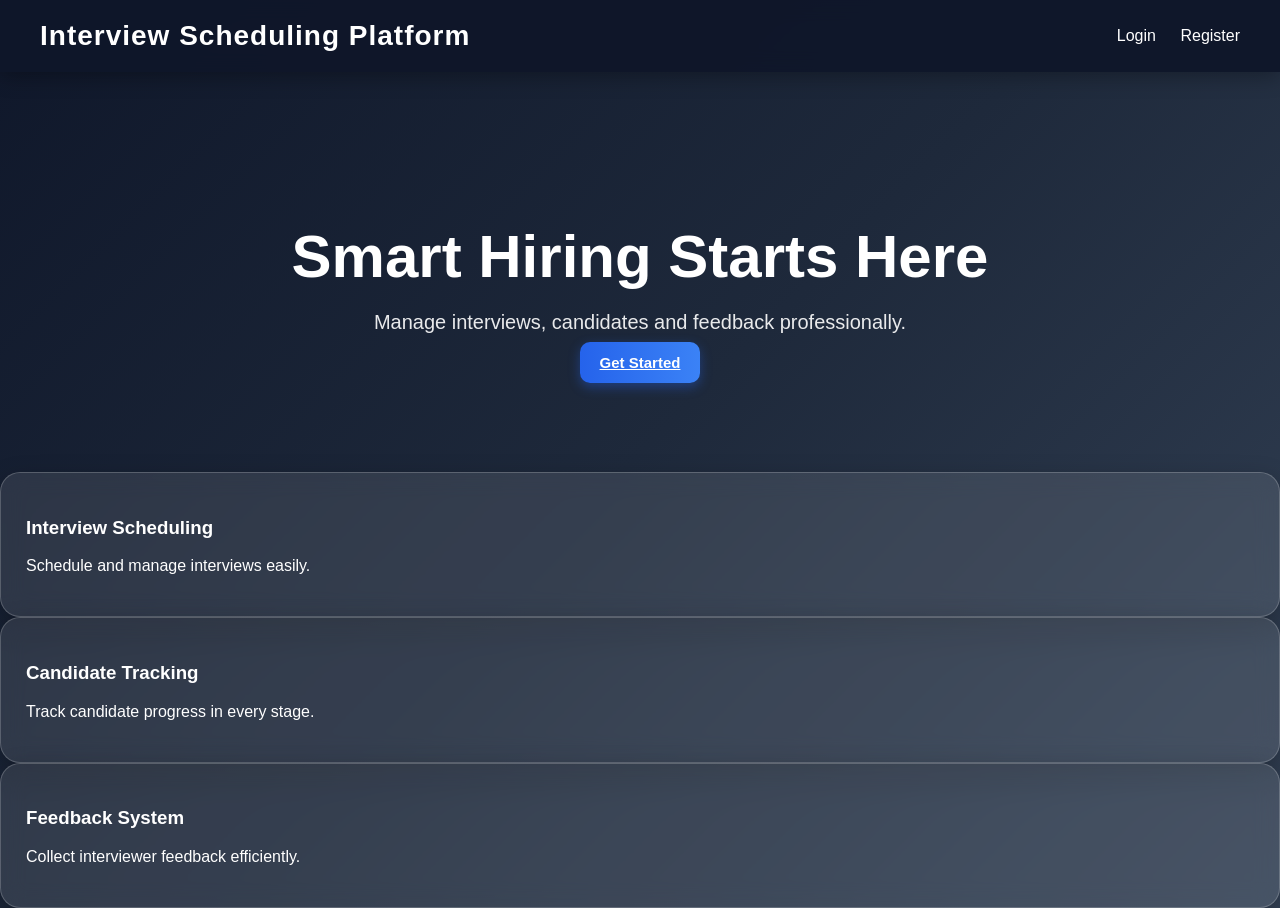
<file: frontend/index.html>
<!DOCTYPE html>
<html>
<head>
    <title>Interview Scheduling Platform</title>
    <link rel="stylesheet" href="css/style.css">
</head>
<body>

<nav class="navbar">
    <h2>Interview Scheduling Platform</h2>
    <div>
        <a href="login.html">Login</a>
        <a href="register.html">Register</a>
    </div>
</nav>

<section class="hero">
    <h1>Smart Hiring Starts Here</h1>
    <p>Manage interviews, candidates and feedback professionally.</p>
    <a href="register.html" class="btn">Get Started</a>
</section>

<section class="features">
    <div class="card">
        <h3>Interview Scheduling</h3>
        <p>Schedule and manage interviews easily.</p>
    </div>

    <div class="card">
        <h3>Candidate Tracking</h3>
        <p>Track candidate progress in every stage.</p>
    </div>

    <div class="card">
        <h3>Feedback System</h3>
        <p>Collect interviewer feedback efficiently.</p>
    </div>
</section>

</body>
</html>
</file>
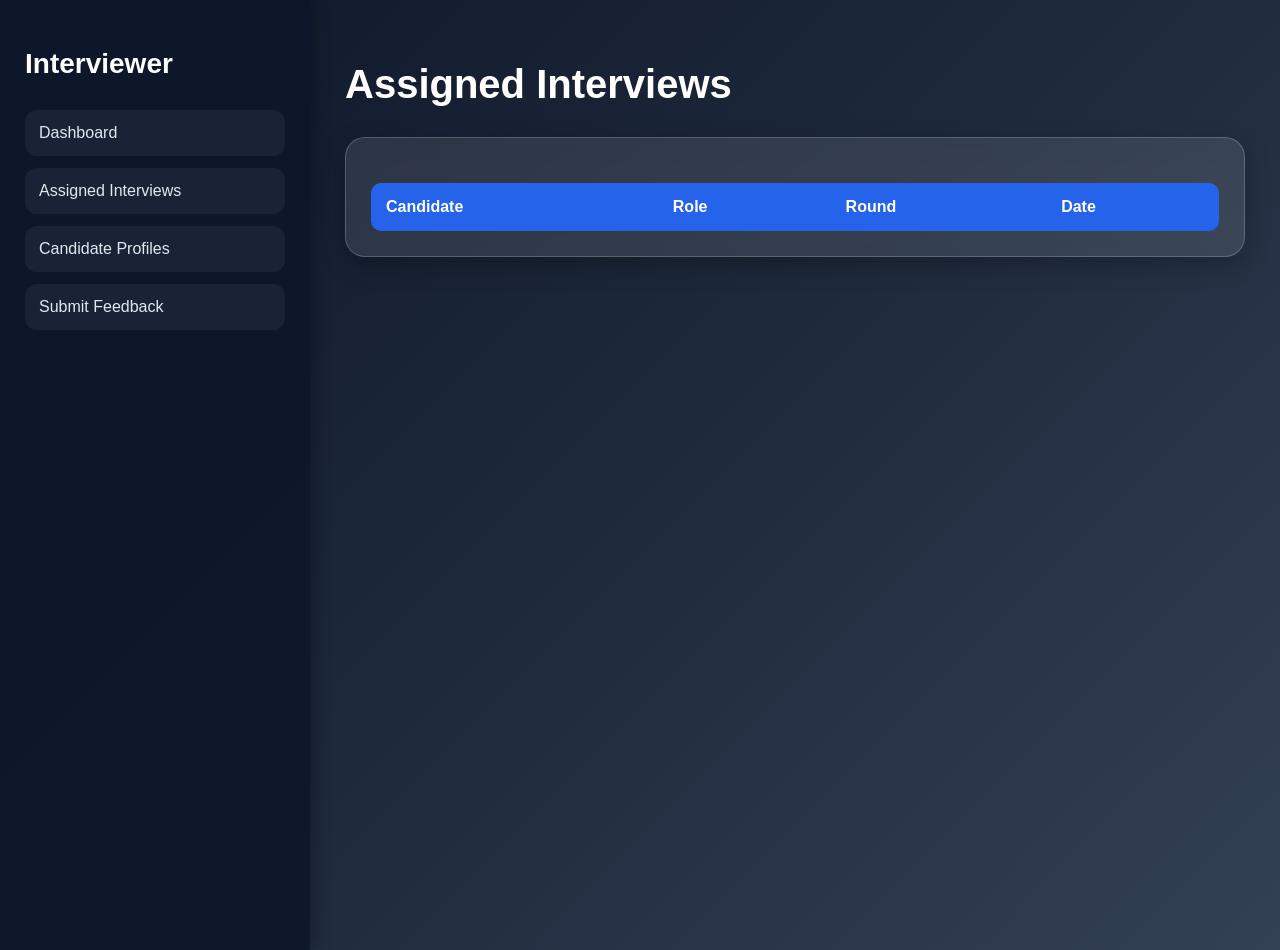
<file: frontend/assigned-interviews.html>
<!DOCTYPE html>
<html>
<head>
    <title>Assigned Interviews</title>
    <link rel="stylesheet" href="css/style.css">
</head>

<body>

<div class="dashboard-layout">

    <aside class="sidebar">

        <h2>Interviewer</h2>

        <a href="interviewer-dashboard.html">Dashboard</a>
        <a href="assigned-interviews.html">Assigned Interviews</a>
        <a href="candidate-profile.html">Candidate Profiles</a>
        <a href="submit-feedback.html">Submit Feedback</a>

    </aside>

    <main class="content">

        <h1>Assigned Interviews</h1>

        <div class="table-section">

            <table id="assignedTable">

                <tr>
                    <th>Candidate</th>
                    <th>Role</th>
                    <th>Round</th>
                    <th>Date</th>
                </tr>

            </table>

        </div>

    </main>

</div>

<script src="js/assigned.js"></script>

</body>
</html>
</file>
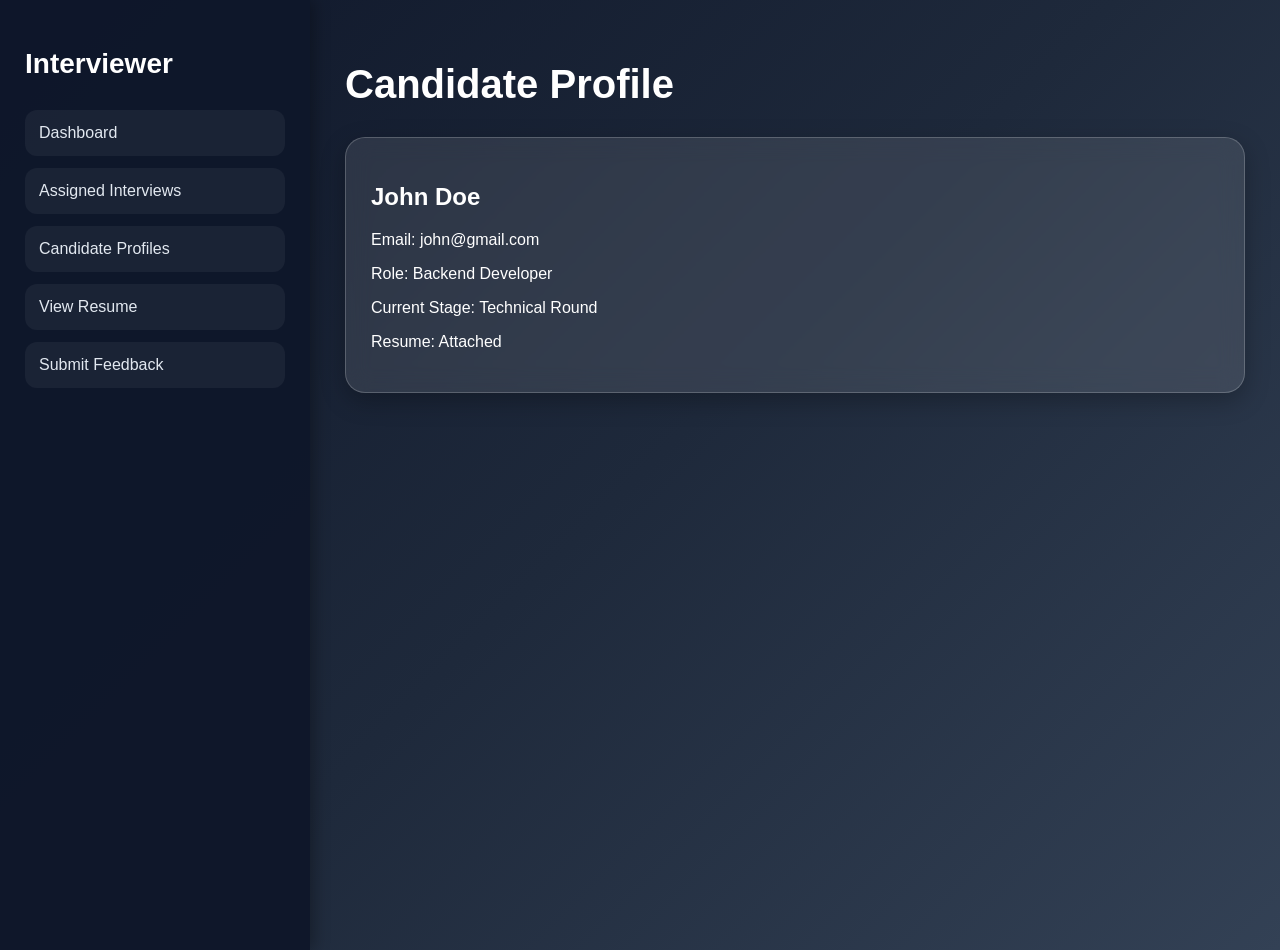
<file: frontend/candidate-profile.html>
<!DOCTYPE html>
<html>
<head>
    <title>Candidate Profile</title>
    <link rel="stylesheet" href="css/style.css">
</head>

<body>

<div class="dashboard-layout">

    <aside class="sidebar">

        <h2>Interviewer</h2>

        <a href="interviewer-dashboard.html">Dashboard</a>
        <a href="assigned-interviews.html">Assigned Interviews</a>
        <a href="candidate-profile.html">Candidate Profiles</a>
        <a href="${candidate.resumeUrl}" target="_blank">
    View Resume
</a>
        <a href="submit-feedback.html">Submit Feedback</a>

    </aside>

    <main class="content">

        <h1>Candidate Profile</h1>

        <div class="card">

            <h2>John Doe</h2>

            <p>Email: john@gmail.com</p>

            <p>Role: Backend Developer</p>

            <p>Current Stage: Technical Round</p>

            <p>Resume: Attached</p>

        </div>

    </main>

</div>

</body>
</html>
</file>
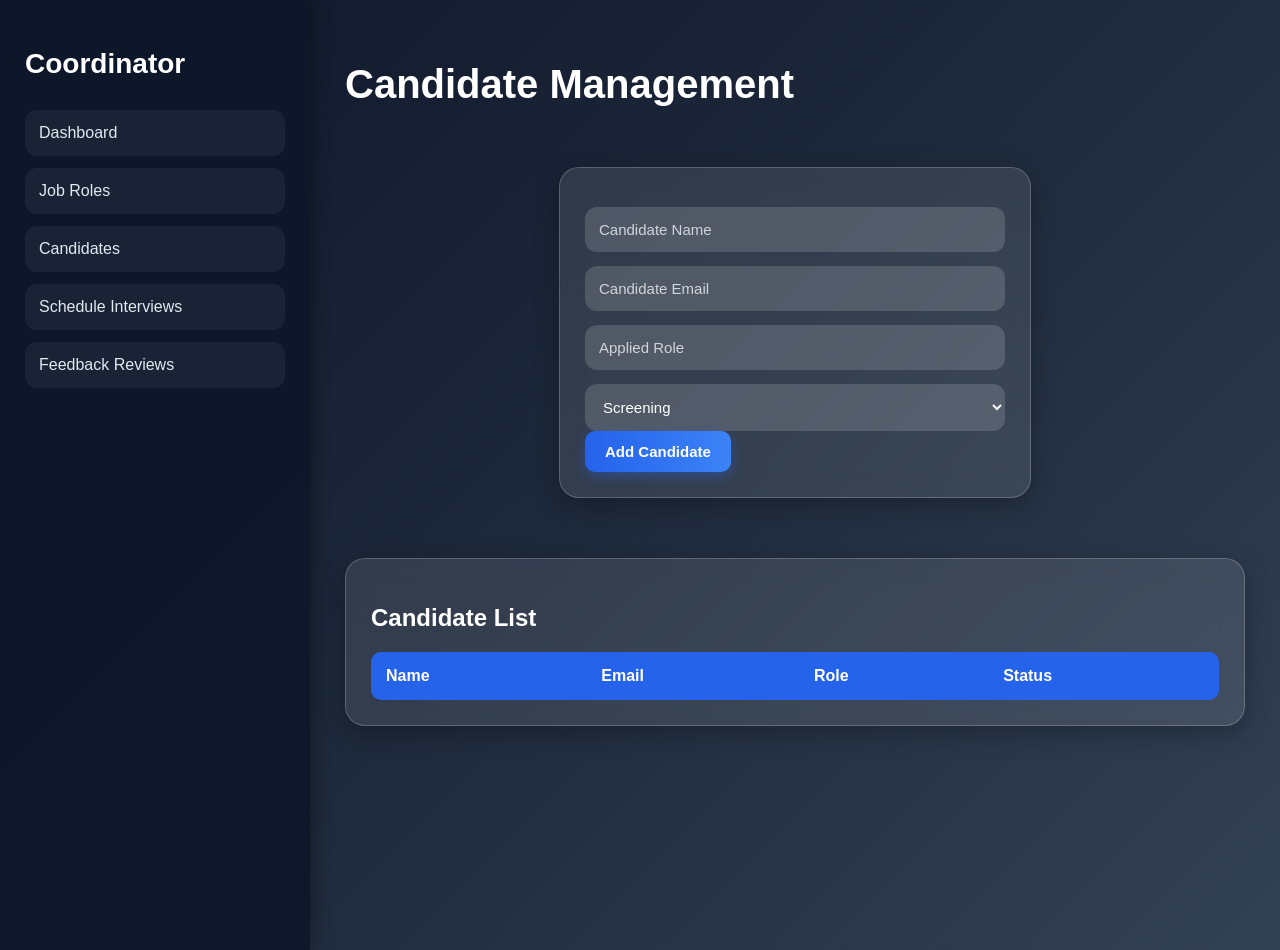
<file: frontend/candidates.html>
<!DOCTYPE html>
<html>
<head>
    <title>Candidates</title>
    <link rel="stylesheet" href="css/style.css">
</head>

<body>

<div class="dashboard-layout">

    <aside class="sidebar">

        <h2>Coordinator</h2>

        <a href="coordinator-dashboard.html">Dashboard</a>
        <a href="roles.html">Job Roles</a>
        <a href="candidates.html">Candidates</a>
        <a href="schedule.html">Schedule Interviews</a>
        <a href="feedback-review.html">Feedback Reviews</a>

    </aside>

    <main class="content">

        <h1>Candidate Management</h1>

        <div class="form-container">

            <input type="text" id="name" placeholder="Candidate Name">

            <input type="email" id="email" placeholder="Candidate Email">

            <input type="text" id="role" placeholder="Applied Role">

            
            <select id="pipelineStage">
    <option>Screening</option>
    <option>L1 Interview</option>
    <option>L2 Interview</option>
    <option>HR Round</option>
    <option>Selected</option>
    <option>Rejected</option>
</select>
            <button onclick="addCandidate()">Add Candidate</button>

        </div>

        <div class="table-section">

            <h2>Candidate List</h2>

            <table id="candidateTable">

                <tr>
                    <th>Name</th>
                    <th>Email</th>
                    <th>Role</th>
                    <th>Status</th>
                </tr>

            </table>

        </div>

    </main>

</div>

<script src="js/candidates.js"></script>

</body>
</html>
</file>
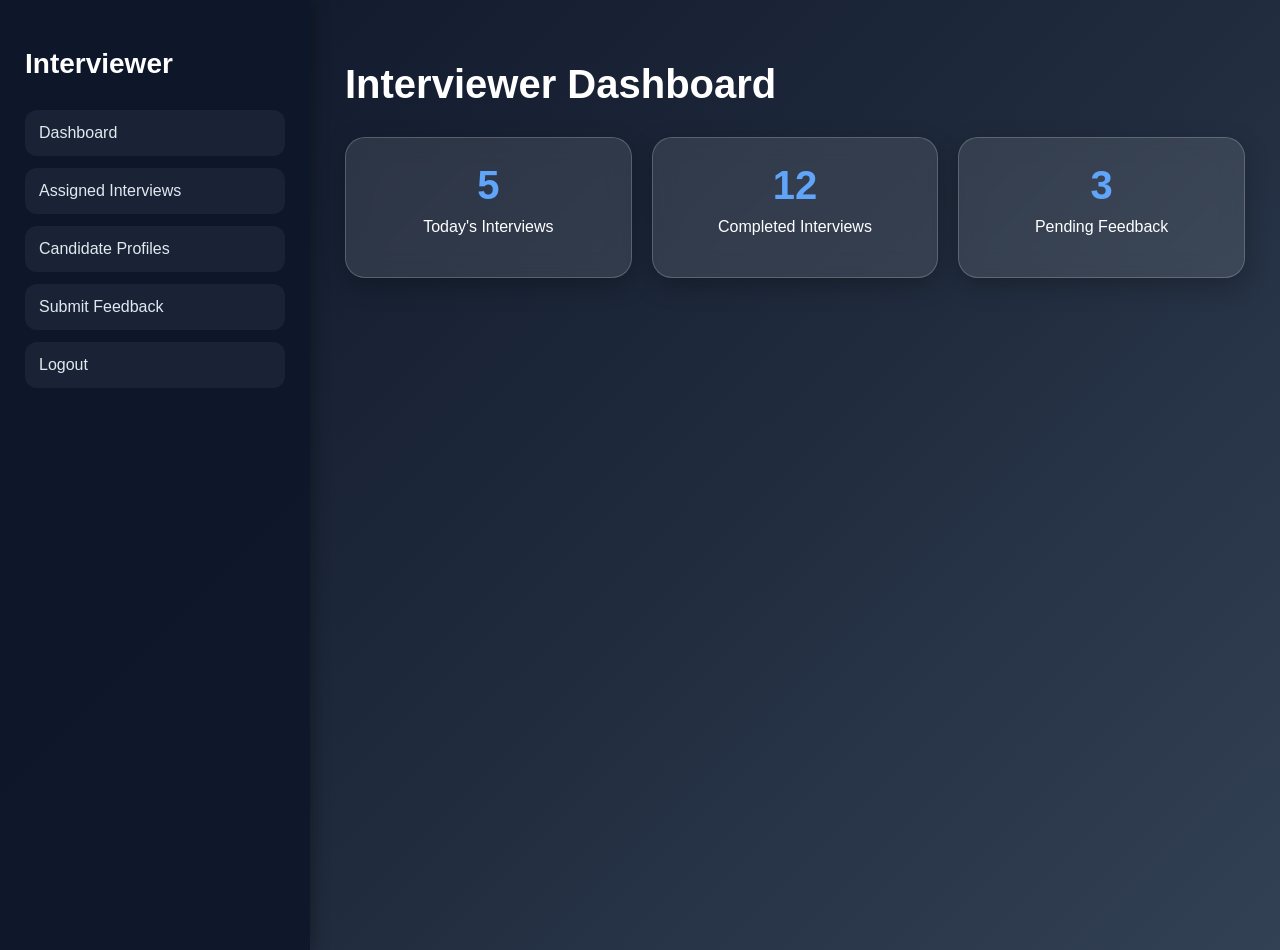
<file: frontend/interviewer-dashboard.html>
<!DOCTYPE html>
<html>
<head>
    <title>Interviewer Dashboard</title>
    <link rel="stylesheet" href="css/style.css">
</head>

<body>

<div class="dashboard-layout">

    <aside class="sidebar">

        <h2>Interviewer</h2>

        <a href="interviewer-dashboard.html">Dashboard</a>

        <a href="assigned-interviews.html">Assigned Interviews</a>

        <a href="candidate-profile.html">Candidate Profiles</a>

        <a href="submit-feedback.html">Submit Feedback</a>

        <a href="index.html">Logout</a>

    </aside>

    <main class="content">

        <h1>Interviewer Dashboard</h1>

        <div class="stats">

            <div class="stat-card">
                <h3>5</h3>
                <p>Today's Interviews</p>
            </div>

            <div class="stat-card">
                <h3>12</h3>
                <p>Completed Interviews</p>
            </div>

            <div class="stat-card">
                <h3>3</h3>
                <p>Pending Feedback</p>
            </div>

        </div>

    </main>

</div>

</body>
</html>
</file>
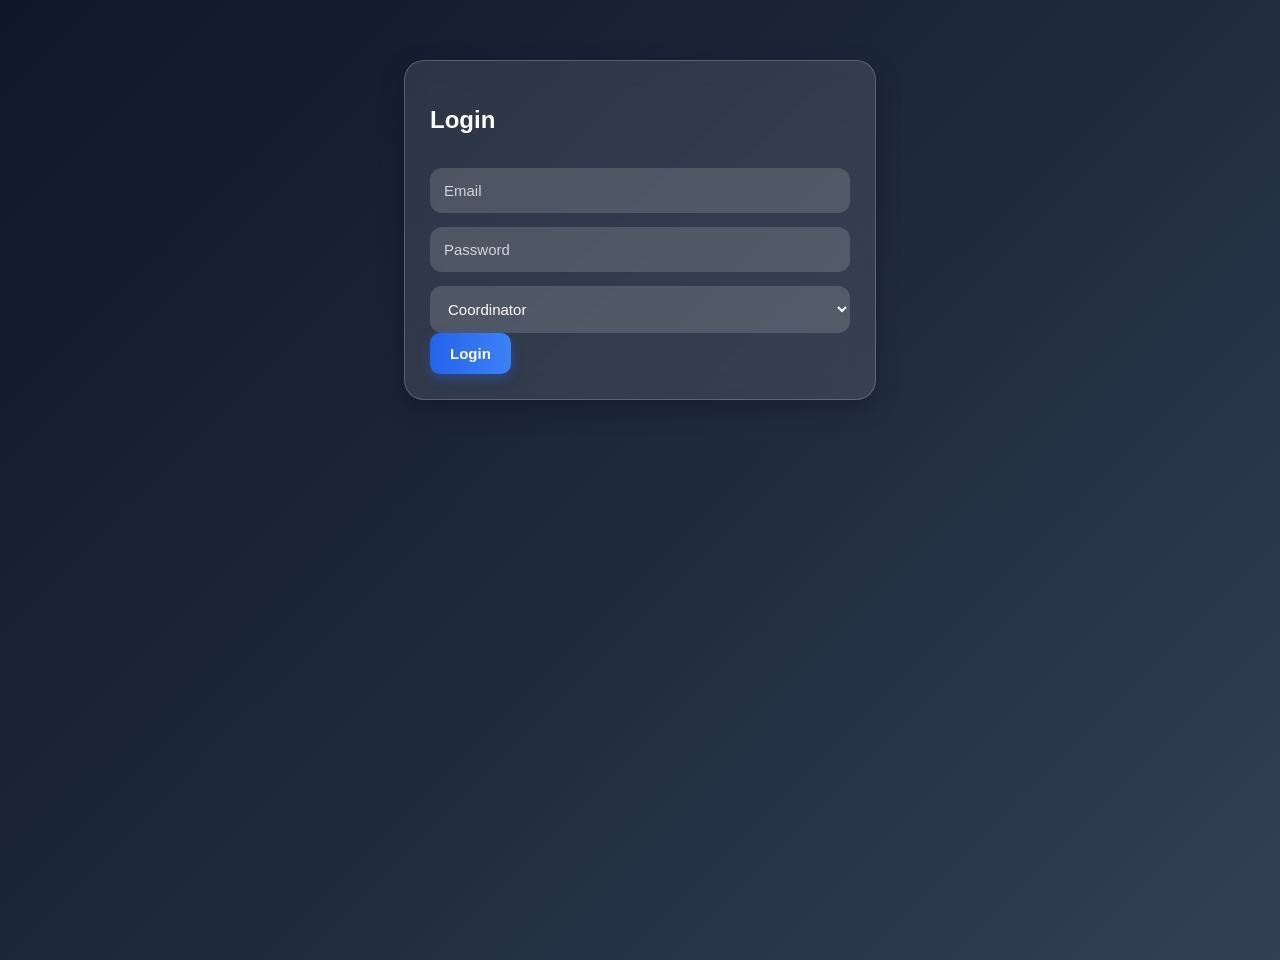
<file: frontend/login.html>
<!DOCTYPE html>
<html>
<head>
    <title>Login</title>
    <link rel="stylesheet" href="css/style.css">
</head>
<body>

<div class="form-container">
    <h2>Login</h2>

    <input type="email" placeholder="Email">
    <input type="password" placeholder="Password">

    <select id="role">
        <option value="coordinator">Coordinator</option>
        <option value="interviewer">Interviewer</option>
        <option value="both">Both</option>
    </select>

    <button onclick="login()">Login</button>
</div>

<script>
function login(){
    const role = document.getElementById("role").value;

    if(role === "coordinator"){
        window.location.href = "coordinator-dashboard.html";
    } else {
        window.location.href = "interviewer-dashboard.html";
    }
}
</script>

</body>
</html>
</file>
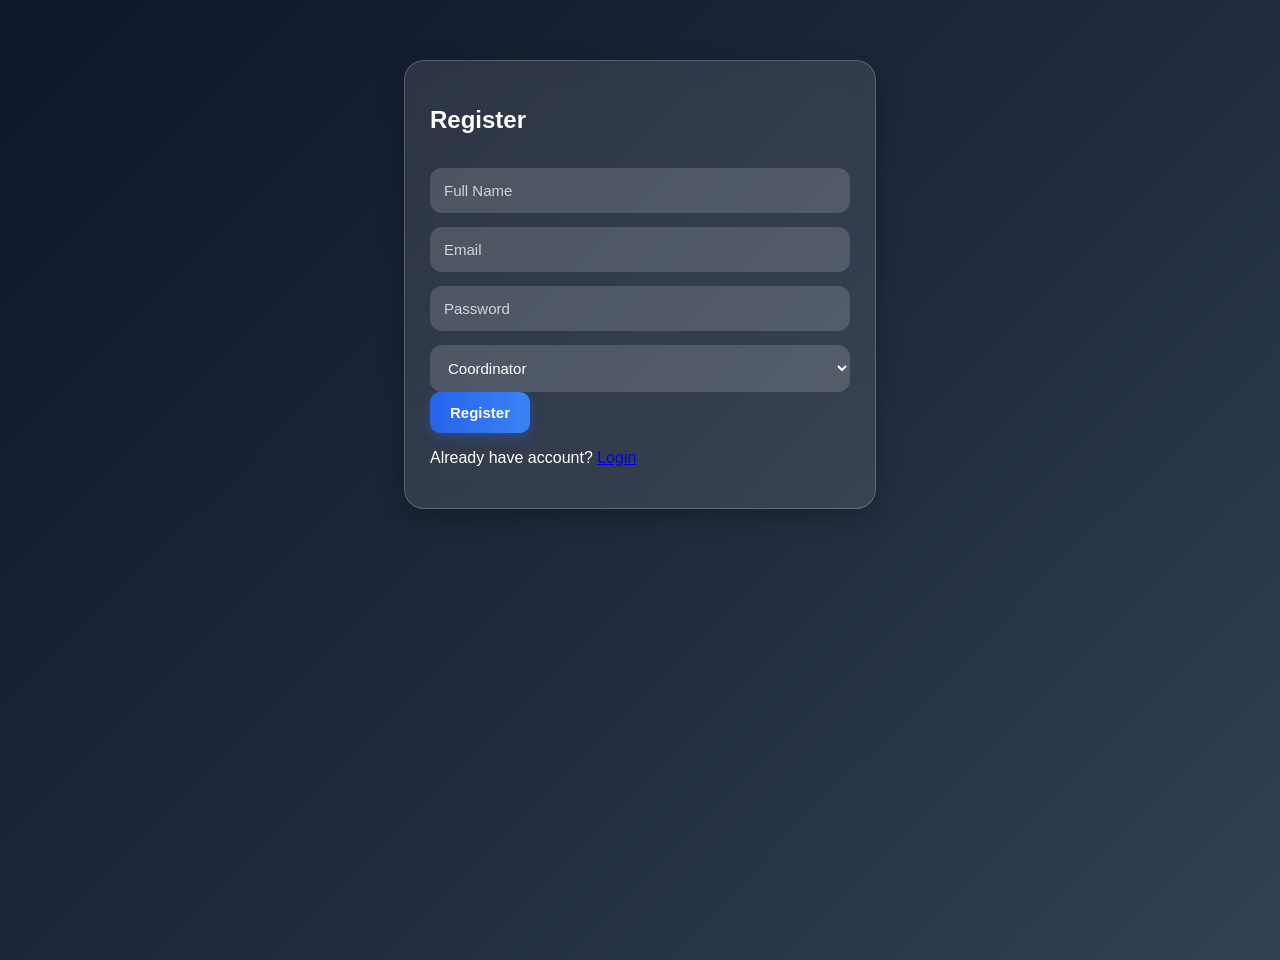
<file: frontend/register.html>
<!DOCTYPE html>
<html>
<head>
    <title>Register</title>
    <link rel="stylesheet" href="css/style.css">
</head>
<body>

<div class="form-container">
    <h2>Register</h2>

    <input type="text" id="name" placeholder="Full Name">
    <input type="email" id="email" placeholder="Email">
    <input type="password" id="password" placeholder="Password">

    <select id="role">
    <option value="COORDINATOR">Coordinator</option>
    <option value="INTERVIEWER">Interviewer</option>
</select>

    <button onclick="register()">Register</button>

    <p>Already have account? <a href="login.html">Login</a></p>
</div>
    <script src="js/register.js"></script>
</body>
</html>
</file>
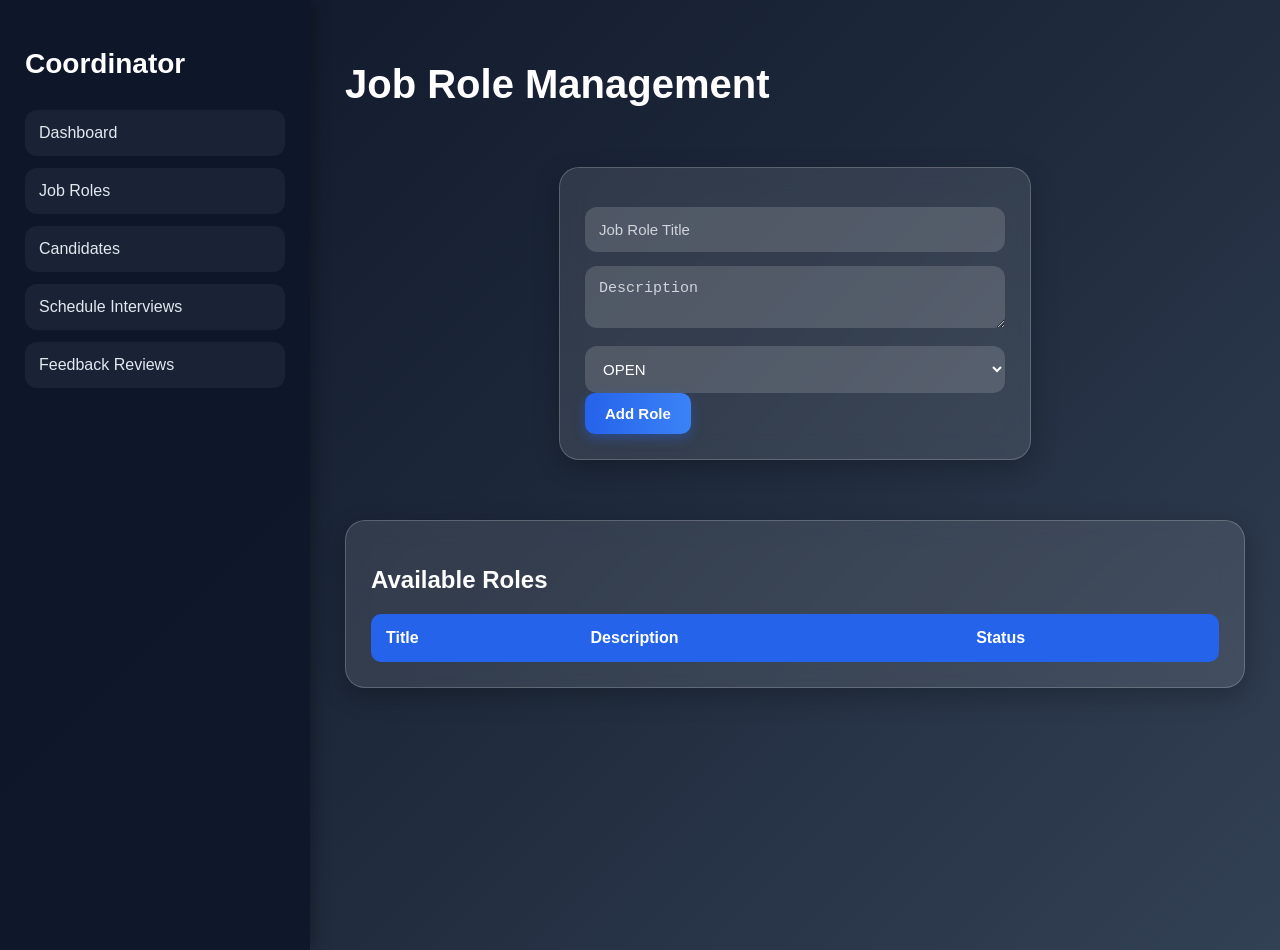
<file: frontend/roles.html>
<!DOCTYPE html>
<html>
<head>
    <title>Job Roles</title>
    <link rel="stylesheet" href="css/style.css">
</head>

<body>

<div class="dashboard-layout">

    <aside class="sidebar">

        <h2>Coordinator</h2>

        <a href="coordinator-dashboard.html">Dashboard</a>
        <a href="roles.html">Job Roles</a>
        <a href="candidates.html">Candidates</a>
        <a href="schedule.html">Schedule Interviews</a>
        <a href="feedback-review.html">Feedback Reviews</a>

    </aside>

    <main class="content">

        <h1>Job Role Management</h1>

        <div class="form-container">

            <input type="text" id="title" placeholder="Job Role Title">

            <textarea id="description" placeholder="Description"></textarea>

            <select id="status">
                <option>OPEN</option>
                <option>CLOSED</option>
            </select>

            <button onclick="addRole()">Add Role</button>

        </div>

        <div class="table-section">

            <h2>Available Roles</h2>

            <table id="rolesTable">

                <tr>
                    <th>Title</th>
                    <th>Description</th>
                    <th>Status</th>
                </tr>

            </table>

        </div>

    </main>

</div>

<script src="js/roles.js"></script>

</body>
</html>
</file>
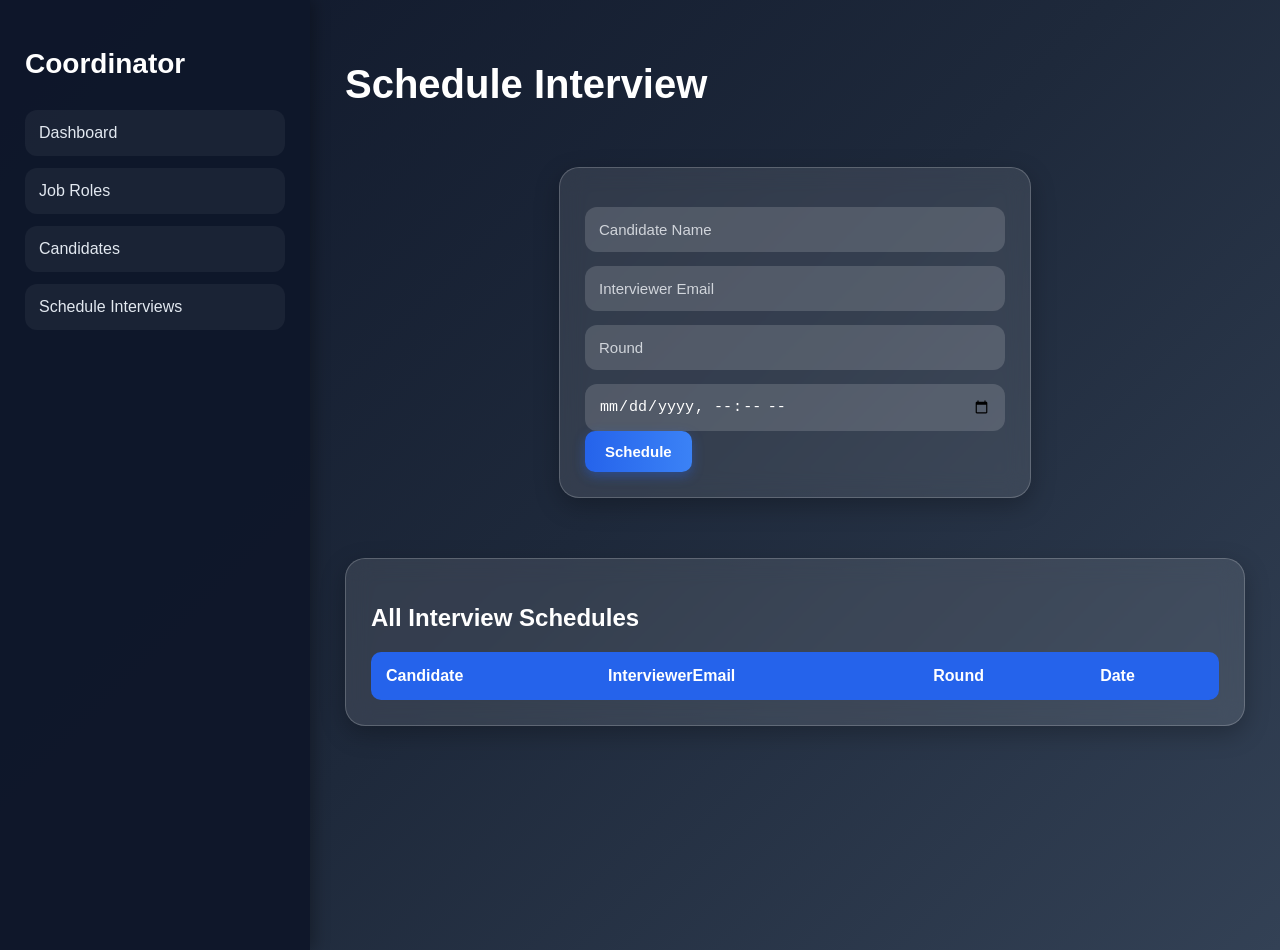
<file: frontend/schedule.html>
<!DOCTYPE html>
<html>
<head>
    <title>Schedule Interview</title>
    <link rel="stylesheet" href="css/style.css">
</head>

<body>

<div class="dashboard-layout">

    <aside class="sidebar">

        <h2>Coordinator</h2>

        <a href="coordinator-dashboard.html">Dashboard</a>
        <a href="roles.html">Job Roles</a>
        <a href="candidates.html">Candidates</a>
        <a href="schedule.html">Schedule Interviews</a>

    </aside>

    <main class="content">

        <h1>Schedule Interview</h1>

        <div class="form-container">

            <input type="text" id="candidate" placeholder="Candidate Name">

            <input type="text" id="interviewer" placeholder="Interviewer Email">

            <input type="text" id="round" placeholder="Round">

            <input type="datetime-local" id="date">

            <button onclick="scheduleInterview()">Schedule</button>

        </div>

        <div class="table-section">

            <h2>All Interview Schedules</h2>

            <table id="interviewTable">

                <tr>
                    <th>Candidate</th>
                    <th>InterviewerEmail</th>
                    <th>Round</th>
                    <th>Date</th>
                </tr>

            </table>

        </div>

    </main>

</div>

<script src="js/interviews.js"></script>

</body>
</html>
</file>
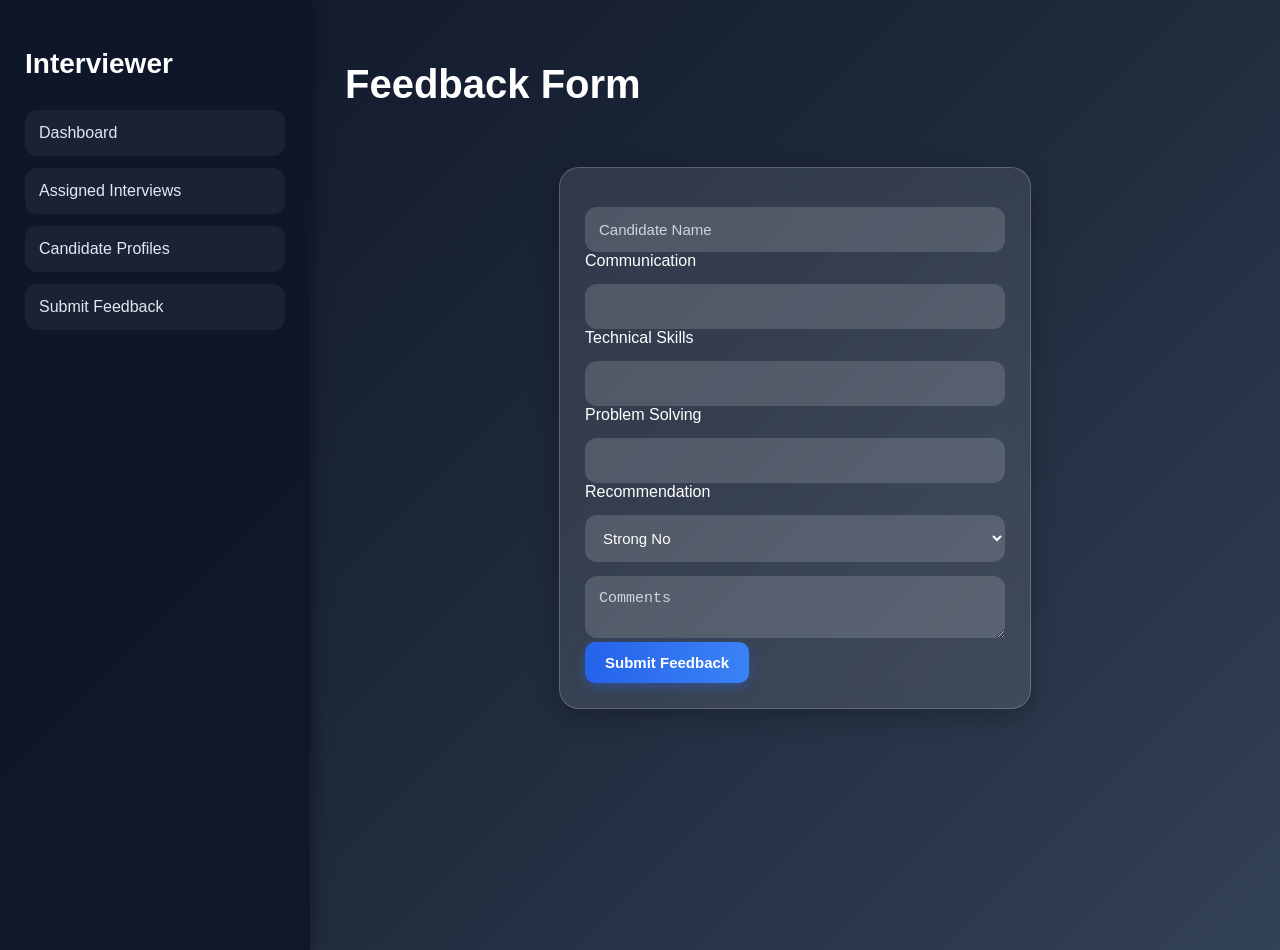
<file: frontend/submit-feedback.html>
<!DOCTYPE html>
<html>
<head>
    <title>Submit Feedback</title>
    <link rel="stylesheet" href="css/style.css">
</head>

<body>

<div class="dashboard-layout">

    <aside class="sidebar">

        <h2>Interviewer</h2>

        <a href="interviewer-dashboard.html">Dashboard</a>
        <a href="assigned-interviews.html">Assigned Interviews</a>
        <a href="candidate-profile.html">Candidate Profiles</a>
        <a href="submit-feedback.html">Submit Feedback</a>

    </aside>

    <main class="content">

        <h1>Feedback Form</h1>

        <div class="form-container">

            <input type="text" id="candidate" placeholder="Candidate Name">

            <label>Communication</label>
            <input type="number" id="communication" min="1" max="5">

            <label>Technical Skills</label>
            <input type="number" id="technical" min="1" max="5">

            <label>Problem Solving</label>
            <input type="number" id="problemSolving" min="1" max="5">

            <label>Recommendation</label>

            <select id="recommendation">

                <option>Strong No</option>
                <option>No</option>
                <option>Lean No</option>
                <option>Lean Yes</option>
                <option>Yes</option>
                <option>Strong Yes</option>

            </select>

            <textarea id="comments" placeholder="Comments"></textarea>

            <button onclick="submitFeedback()">Submit Feedback</button>

        </div>

    </main>

</div>

<script src="js/feedback.js"></script>

</body>
</html>
</file>
<file: frontend/css/style.css>
body{
    margin:0;
    font-family:'Segoe UI', Tahoma, Geneva, Verdana, sans-serif;
    background:linear-gradient(135deg,#0f172a,#1e293b,#334155);
    min-height:100vh;
    color:#1e293b;
}

/* NAVBAR */

.navbar{
    background:rgba(15,23,42,0.95);
    color:white;
    padding:20px 40px;
    display:flex;
    justify-content:space-between;
    align-items:center;
    backdrop-filter:blur(10px);
    box-shadow:0 4px 20px rgba(0,0,0,0.3);
}

.navbar h2{
    margin:0;
    font-size:28px;
    letter-spacing:1px;
}

.navbar a{
    color:white;
    text-decoration:none;
    margin-left:20px;
    font-weight:500;
    transition:0.3s;
}

.navbar a:hover{
    color:#60a5fa;
}

/* HERO SECTION */

.hero{
    text-align:center;
    padding:100px 20px;
    color:white;
}

.hero h1{
    font-size:60px;
    margin-bottom:20px;
}

.hero p{
    font-size:20px;
    opacity:0.9;
}

/* BUTTON */

button,.btn{
    background:linear-gradient(to right,#2563eb,#3b82f6);
    color:white;
    border:none;
    padding:12px 20px;
    border-radius:10px;
    cursor:pointer;
    font-size:15px;
    font-weight:600;
    transition:0.3s;
    box-shadow:0 4px 12px rgba(37,99,235,0.4);
}

button:hover,.btn:hover{
    transform:translateY(-2px);
    background:linear-gradient(to right,#1d4ed8,#2563eb);
}

/* CONTAINER */

.container{
    display:grid;
    grid-template-columns:1fr 1fr;
    gap:25px;
    padding:40px;
}

/* CARDS */

.card,
.dashboard,
.form-container,
.table-section,
.stat-card{
    background:rgba(255,255,255,0.1);
    backdrop-filter:blur(12px);
    border:1px solid rgba(255,255,255,0.2);
    border-radius:20px;
    padding:25px;
    color:white;
    box-shadow:0 8px 25px rgba(0,0,0,0.25);
}

/* FORM */

.form-container{
    width:420px;
    margin:60px auto;
}

/* INPUTS */

input,
select,
textarea{
    width:100%;
    padding:14px;
    margin-top:14px;
    border:none;
    border-radius:12px;
    background:rgba(255,255,255,0.15);
    color:white;
    outline:none;
    font-size:15px;
    box-sizing:border-box;
}

input::placeholder,
textarea::placeholder{
    color:#d1d5db;
}

select option{
    color:black;
}

/* DASHBOARD */

.dashboard-layout{
    display:flex;
}

/* SIDEBAR */

.sidebar{
    width:260px;
    min-height:100vh;
    background:rgba(15,23,42,0.98);
    padding:25px;
    box-shadow:4px 0 15px rgba(0,0,0,0.3);
}

.sidebar h2{
    color:white;
    margin-bottom:30px;
    font-size:28px;
}

.sidebar a{
    display:block;
    color:#e2e8f0;
    text-decoration:none;
    padding:14px;
    margin-top:12px;
    border-radius:12px;
    transition:0.3s;
    background:rgba(255,255,255,0.05);
}

.sidebar a:hover{
    background:#2563eb;
    transform:translateX(5px);
}

/* MAIN CONTENT */

.content{
    flex:1;
    padding:35px;
}

.content h1{
    color:white;
    margin-bottom:30px;
    font-size:40px;
}

/* STATS */

.stats{
    display:grid;
    grid-template-columns:repeat(3,1fr);
    gap:20px;
}

.stat-card{
    text-align:center;
}

.stat-card h3{
    font-size:40px;
    margin:0;
    color:#60a5fa;
}

.stat-card p{
    margin-top:10px;
    font-size:16px;
}

/* TABLE */

table{
    width:100%;
    border-collapse:collapse;
    margin-top:20px;
    overflow:hidden;
    border-radius:10px;
}

th{
    background:#2563eb;
    color:white;
    padding:15px;
    text-align:left;
}

td{
    padding:14px;
    background:rgba(255,255,255,0.08);
    color:white;
    border-bottom:1px solid rgba(255,255,255,0.1);
}

tr:hover td{
    background:rgba(255,255,255,0.15);
}

/* INFO BOX */

.info-box{
    margin-top:20px;
    padding:20px;
    background:rgba(59,130,246,0.2);
    border-left:5px solid #3b82f6;
    border-radius:12px;
    color:white;
}

/* FEEDBACK FORM */

.feedback-form{
    margin-top:30px;
}

/* RESPONSIVE */

@media(max-width:900px){

    .container{
        grid-template-columns:1fr;
    }

    .stats{
        grid-template-columns:1fr;
    }

    .dashboard-layout{
        flex-direction:column;
    }

    .sidebar{
        width:100%;
        min-height:auto;
    }

    .form-container{
        width:90%;
    }
}
</file>
